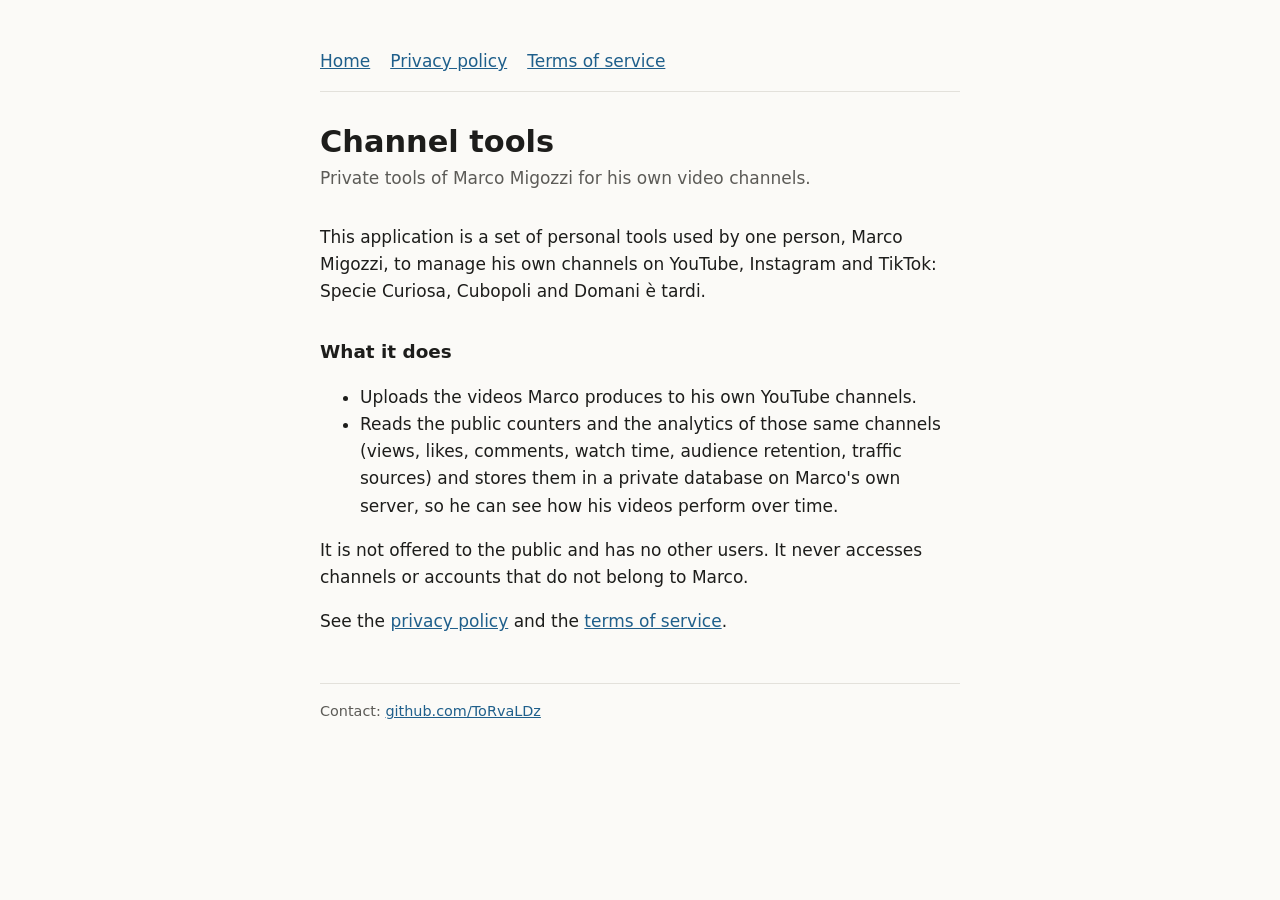
<file: index.html>
<!doctype html>
<html lang="en">
<head>
<meta charset="utf-8">
<meta name="viewport" content="width=device-width, initial-scale=1">
<title>Channel tools</title>
<link rel="stylesheet" href="style.css">
</head>
<body>
<main>
<nav><a href="./">Home</a><a href="privacy.html">Privacy policy</a><a href="terms.html">Terms of service</a></nav>
<h1>Channel tools</h1>
<p class="meta">Private tools of Marco Migozzi for his own video channels.</p>
<p>This application is a set of personal tools used by one person, Marco Migozzi, to manage his own channels on YouTube, Instagram and TikTok: Specie Curiosa, Cubopoli and Domani è tardi.</p>
<h2>What it does</h2>
<ul>
<li>Uploads the videos Marco produces to his own YouTube channels.</li>
<li>Reads the public counters and the analytics of those same channels (views, likes, comments, watch time, audience retention, traffic sources) and stores them in a private database on Marco's own server, so he can see how his videos perform over time.</li>
</ul>
<p>It is not offered to the public and has no other users. It never accesses channels or accounts that do not belong to Marco.</p>
<p>See the <a href="privacy.html">privacy policy</a> and the <a href="terms.html">terms of service</a>.</p>
<footer>Contact: <a href="https://github.com/ToRvaLDz">github.com/ToRvaLDz</a></footer>
</main>
</body>
</html>
</file>
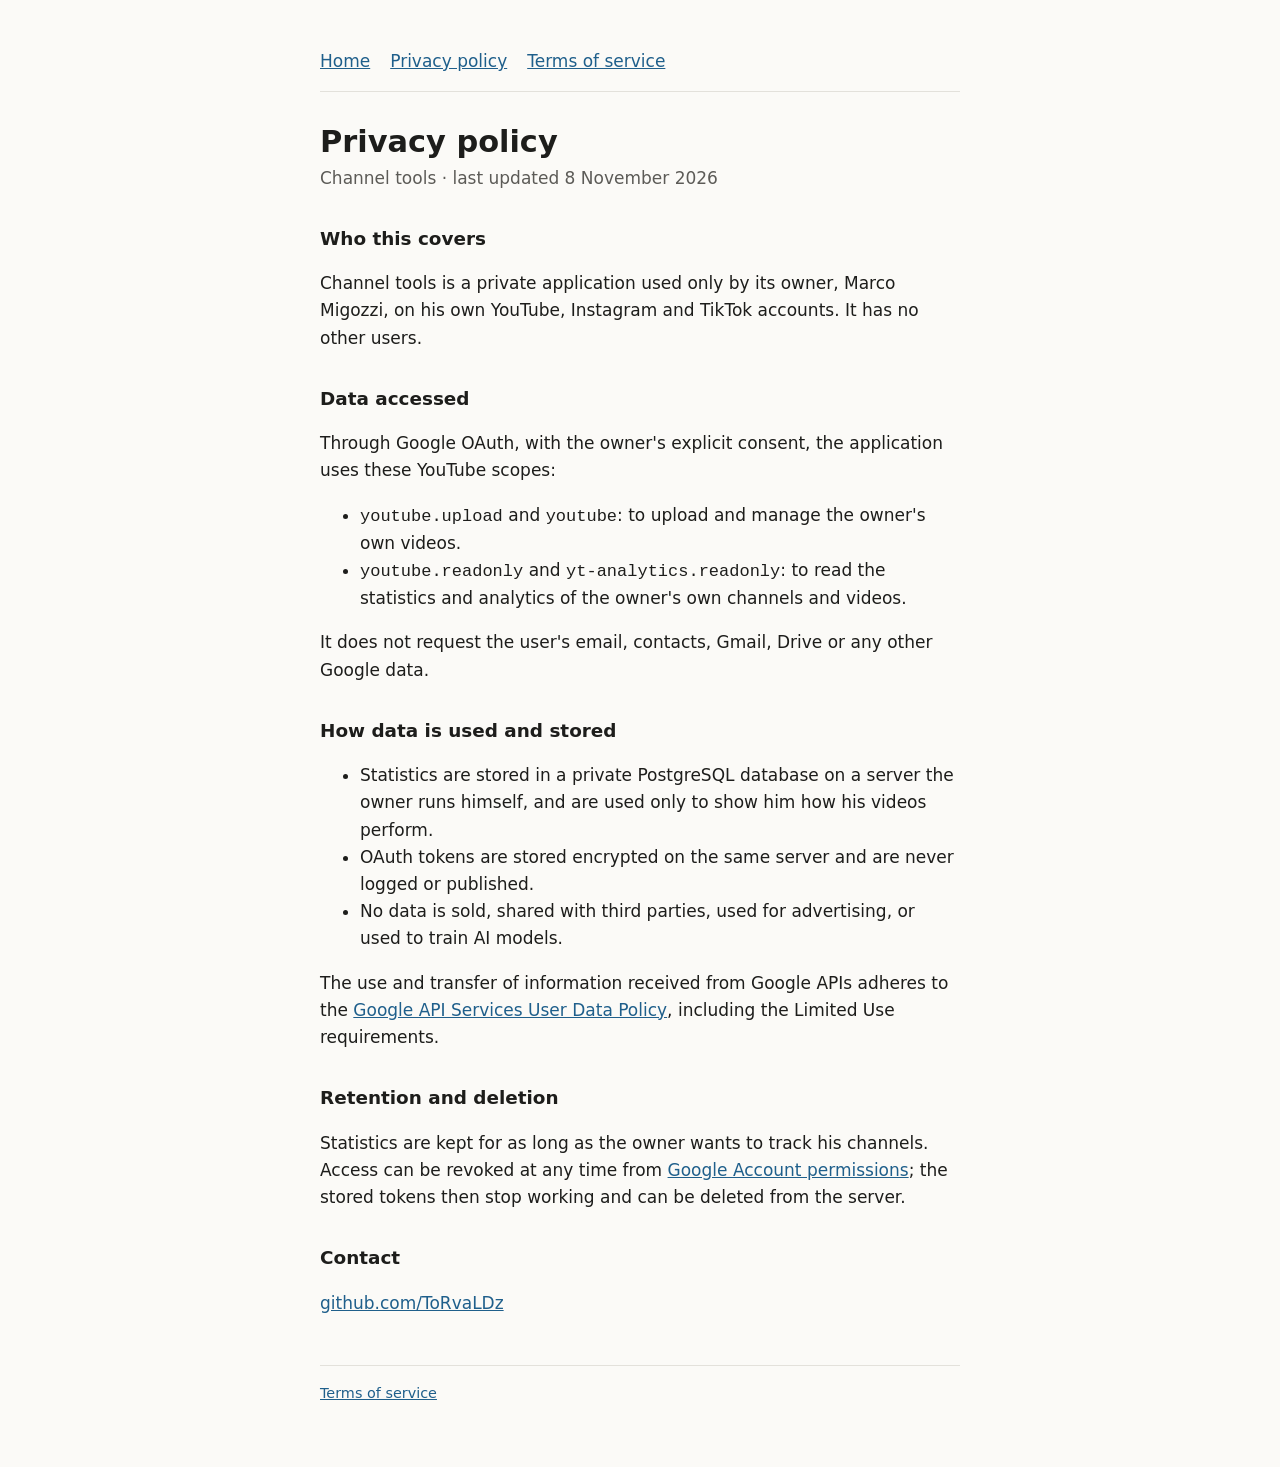
<file: privacy.html>
<!doctype html>
<html lang="en">
<head>
<meta charset="utf-8">
<meta name="viewport" content="width=device-width, initial-scale=1">
<title>Privacy policy</title>
<link rel="stylesheet" href="style.css">
</head>
<body>
<main>
<nav><a href="./">Home</a><a href="privacy.html">Privacy policy</a><a href="terms.html">Terms of service</a></nav>
<h1>Privacy policy</h1>
<p class="meta">Channel tools · last updated 8 November 2026</p>

<h2>Who this covers</h2>
<p>Channel tools is a private application used only by its owner, Marco Migozzi, on his own YouTube, Instagram and TikTok accounts. It has no other users.</p>

<h2>Data accessed</h2>
<p>Through Google OAuth, with the owner's explicit consent, the application uses these YouTube scopes:</p>
<ul>
<li><code>youtube.upload</code> and <code>youtube</code>: to upload and manage the owner's own videos.</li>
<li><code>youtube.readonly</code> and <code>yt-analytics.readonly</code>: to read the statistics and analytics of the owner's own channels and videos.</li>
</ul>
<p>It does not request the user's email, contacts, Gmail, Drive or any other Google data.</p>

<h2>How data is used and stored</h2>
<ul>
<li>Statistics are stored in a private PostgreSQL database on a server the owner runs himself, and are used only to show him how his videos perform.</li>
<li>OAuth tokens are stored encrypted on the same server and are never logged or published.</li>
<li>No data is sold, shared with third parties, used for advertising, or used to train AI models.</li>
</ul>
<p>The use and transfer of information received from Google APIs adheres to the <a href="https://developers.google.com/terms/api-services-user-data-policy">Google API Services User Data Policy</a>, including the Limited Use requirements.</p>

<h2>Retention and deletion</h2>
<p>Statistics are kept for as long as the owner wants to track his channels. Access can be revoked at any time from <a href="https://myaccount.google.com/permissions">Google Account permissions</a>; the stored tokens then stop working and can be deleted from the server.</p>

<h2>Contact</h2>
<p><a href="https://github.com/ToRvaLDz">github.com/ToRvaLDz</a></p>
<footer><a href="terms.html">Terms of service</a></footer>
</main>
</body>
</html>
</file>
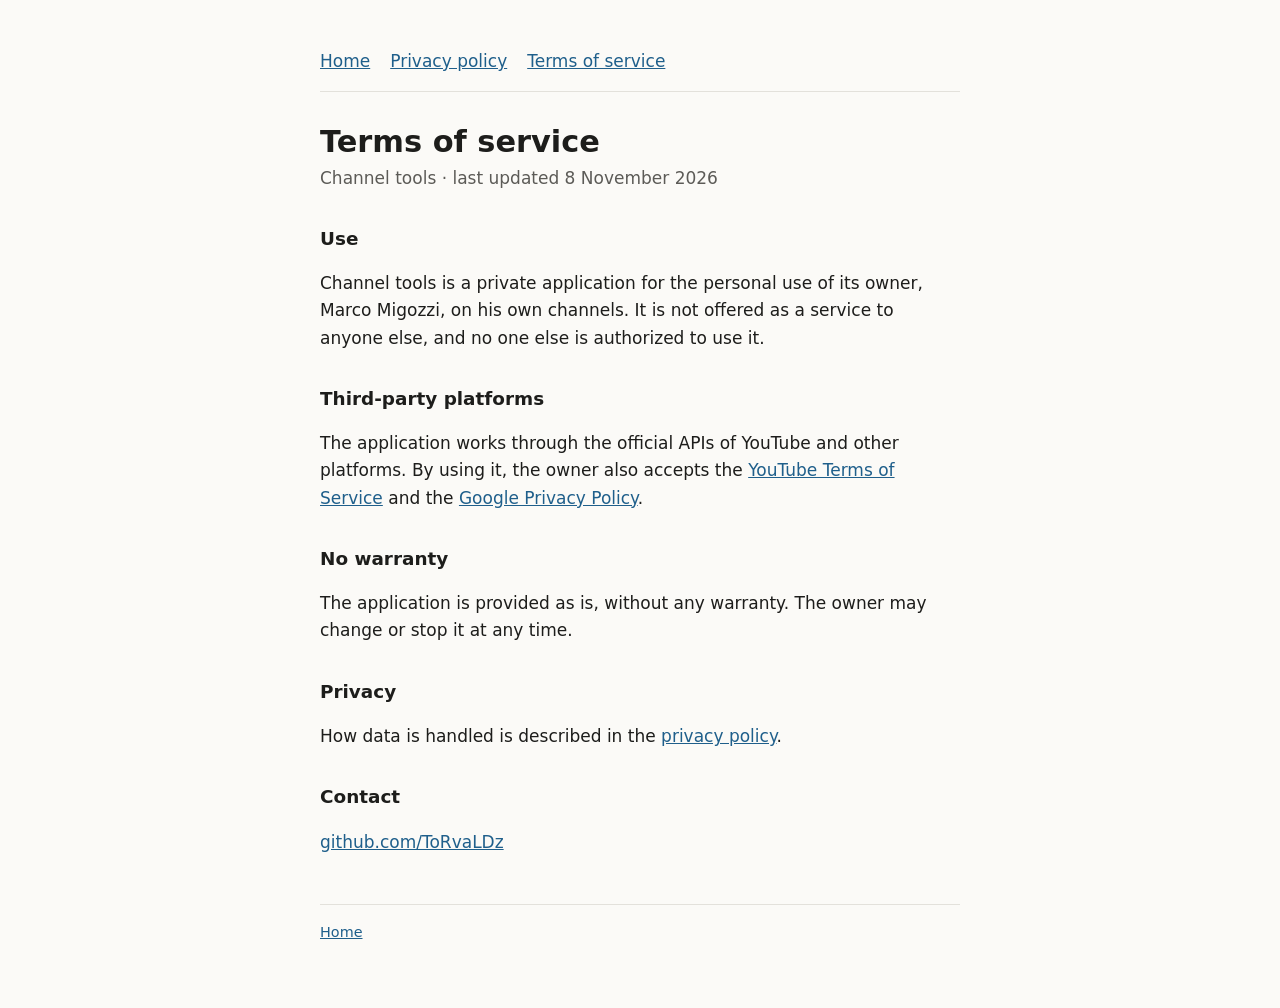
<file: terms.html>
<!doctype html>
<html lang="en">
<head>
<meta charset="utf-8">
<meta name="viewport" content="width=device-width, initial-scale=1">
<title>Terms of service</title>
<link rel="stylesheet" href="style.css">
</head>
<body>
<main>
<nav><a href="./">Home</a><a href="privacy.html">Privacy policy</a><a href="terms.html">Terms of service</a></nav>
<h1>Terms of service</h1>
<p class="meta">Channel tools · last updated 8 November 2026</p>

<h2>Use</h2>
<p>Channel tools is a private application for the personal use of its owner, Marco Migozzi, on his own channels. It is not offered as a service to anyone else, and no one else is authorized to use it.</p>

<h2>Third-party platforms</h2>
<p>The application works through the official APIs of YouTube and other platforms. By using it, the owner also accepts the <a href="https://www.youtube.com/t/terms">YouTube Terms of Service</a> and the <a href="https://policies.google.com/privacy">Google Privacy Policy</a>.</p>

<h2>No warranty</h2>
<p>The application is provided as is, without any warranty. The owner may change or stop it at any time.</p>

<h2>Privacy</h2>
<p>How data is handled is described in the <a href="privacy.html">privacy policy</a>.</p>

<h2>Contact</h2>
<p><a href="https://github.com/ToRvaLDz">github.com/ToRvaLDz</a></p>
<footer><a href="./">Home</a></footer>
</main>
</body>
</html>
</file>
<file: style.css>
:root { --bg: #fbfaf7; --fg: #1d1d1b; --muted: #5c5b57; --line: #e3e1db; --accent: #1f5f8b; }
@media (prefers-color-scheme: dark) {
  :root { --bg: #161615; --fg: #ecebe7; --muted: #a8a6a0; --line: #2e2d2a; --accent: #7fb5dc; }
}
* { box-sizing: border-box; }
body { margin: 0; background: var(--bg); color: var(--fg); font: 17px/1.6 system-ui, -apple-system, "Segoe UI", sans-serif; }
main { max-width: 42rem; margin: 0 auto; padding: 3rem 1rem 4rem; }
h1 { font-size: 1.9rem; line-height: 1.2; margin: 0 0 .25rem; }
h2 { font-size: 1.15rem; margin: 2rem 0 .5rem; }
p, li { color: var(--fg); }
.meta { color: var(--muted); margin: 0 0 2rem; }
nav { display: flex; gap: 1.25rem; padding-bottom: 1rem; margin-bottom: 2rem; border-bottom: 1px solid var(--line); }
a { color: var(--accent); }
footer { margin-top: 3rem; padding-top: 1rem; border-top: 1px solid var(--line); color: var(--muted); font-size: .9rem; }
</file>
